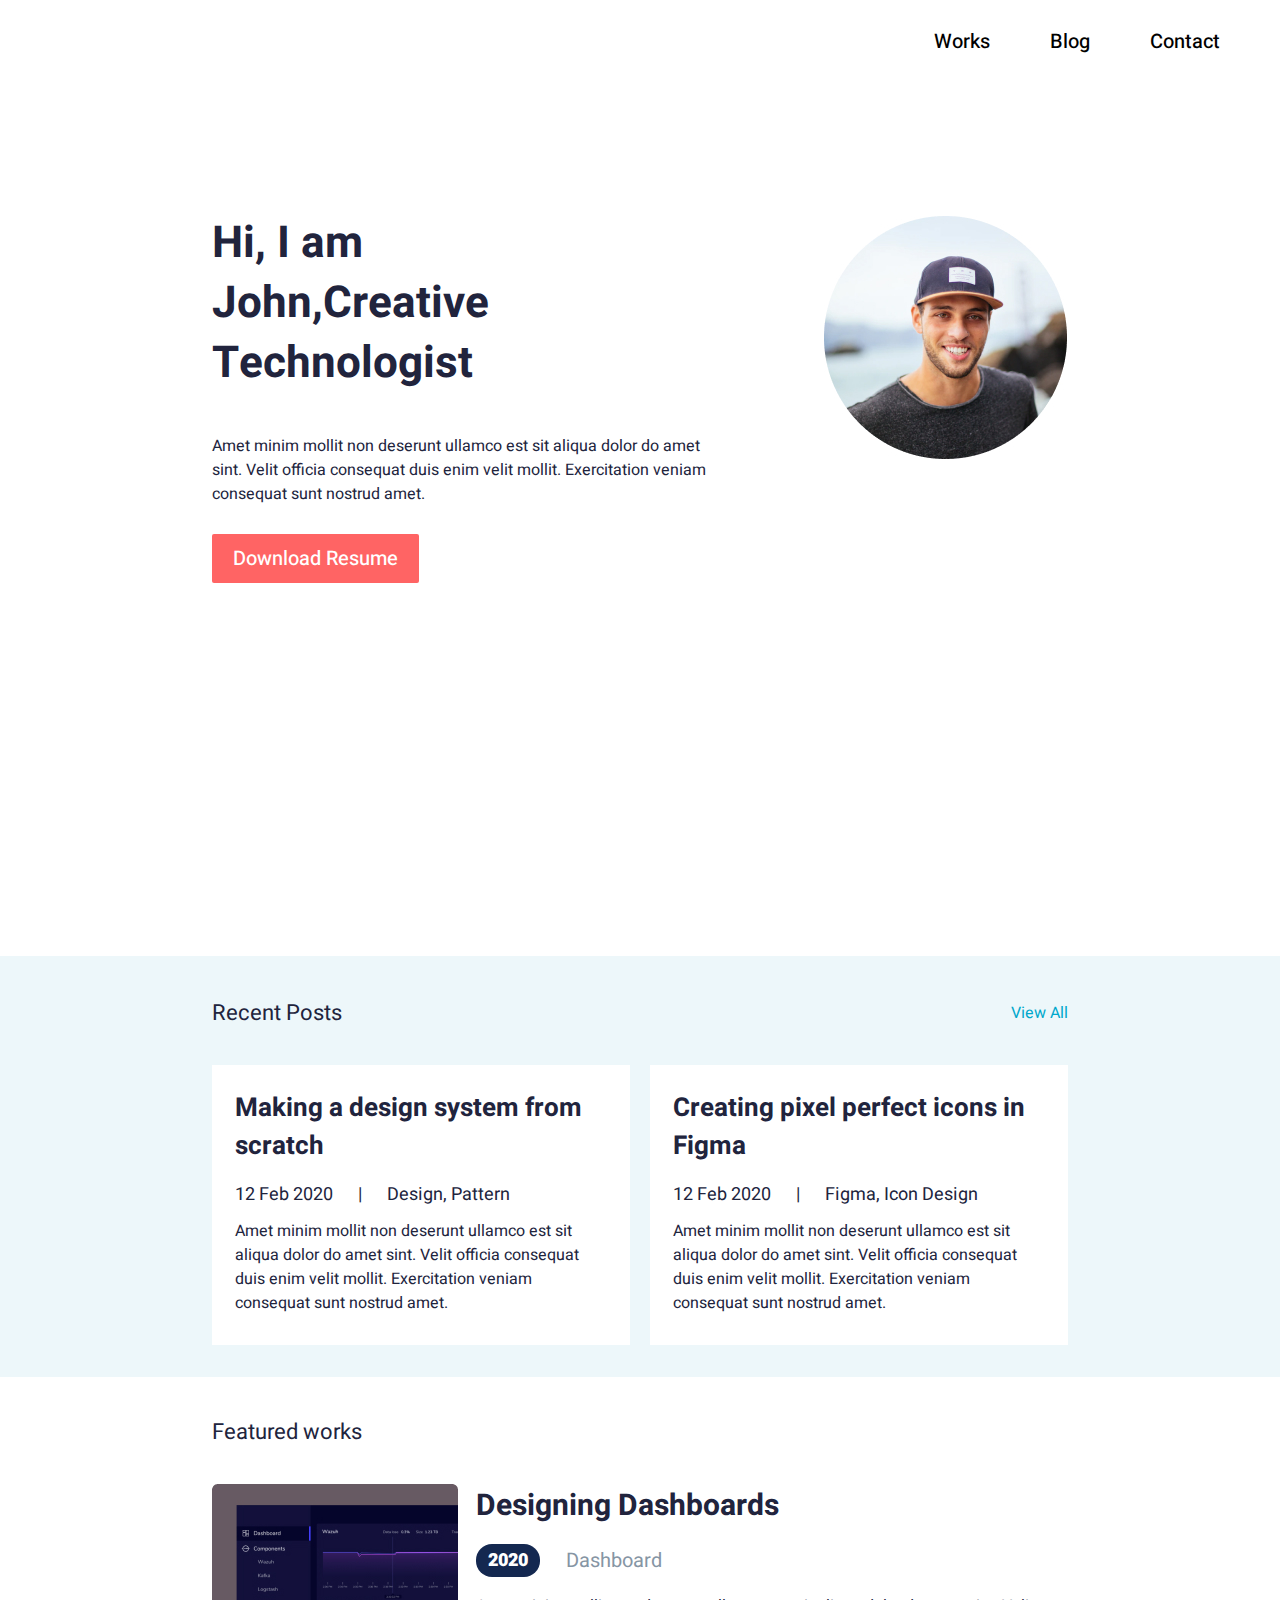
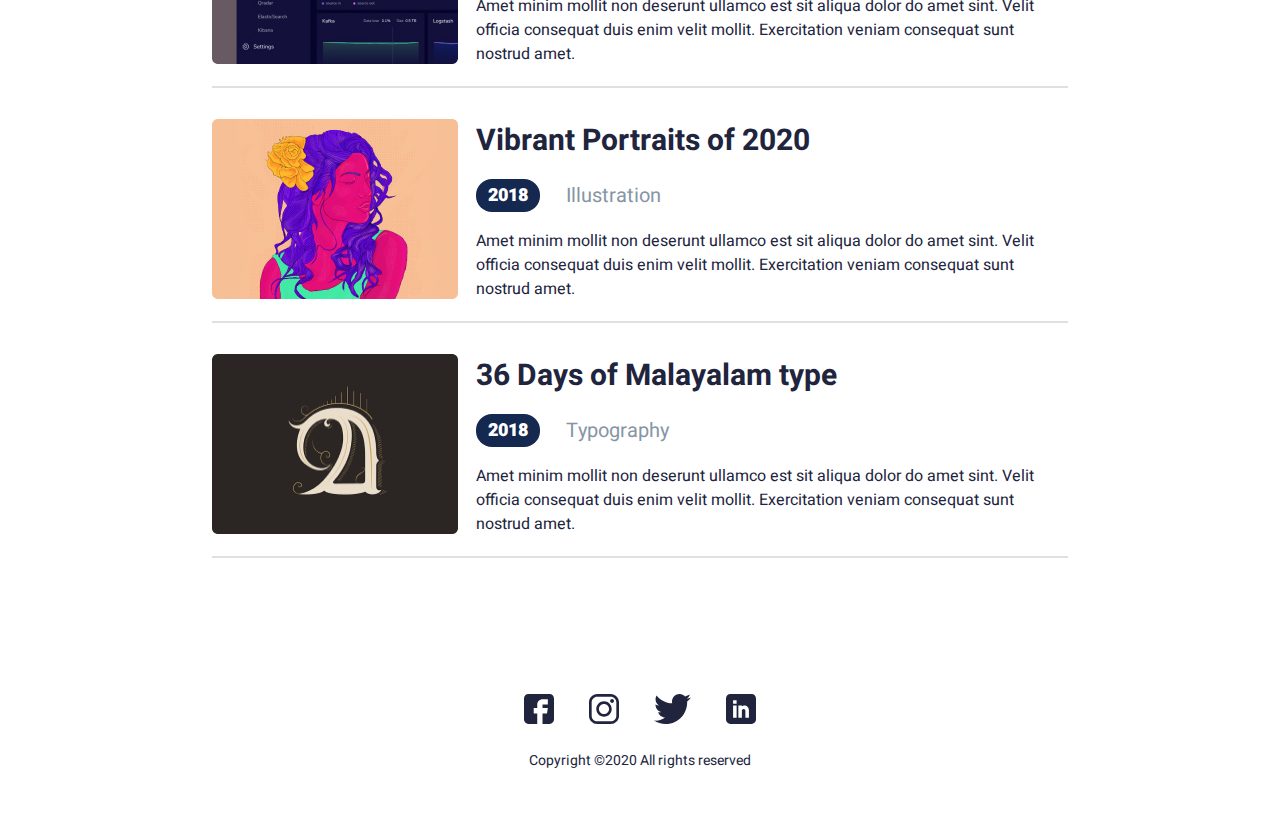
<file: index.html>
<!DOCTYPE html>
<html lang="en">
<head>
    <meta charset="UTF-8">
    <meta http-equiv="X-UA-Compatible" content="IE=edge">
    <meta name="viewport" content="width=device-width, initial-scale=1.0">
    <title>HOME</title>
    <link rel="stylesheet" href="style/main.css">
    <link rel="stylesheet" href="style/media.css">
    <link rel="stylesheet" href="https://unpkg.com/boxicons@latest/css/boxicons.min.css">
</head>
<body>
    <!-- --Navbar-- -->
    <nav class="nav">
            <div class="nav__wrapper">
                <ul class="nav__list" id="nav__list">
                    <li><a class="nav__item" href="works.html">Works</a></li>
                    <li><a class="nav__item" href="blog.html">Blog</a></li>
                    <li><a class="nav__item" href="#!">Contact</a></li>
                </ul>
                <div class="bx bx-menu" id="nav__menu"></div>

                <div class="menu" id="menu"></div>
                
            </div>
    </nav>

    <!-- --Header-- -->
    <header class="header">
        <div class="container">
            <div class="header__wrapper">

                <div class="header__content">
                    <h2 class="header__title">Hi, I am John,Creative Technologist</h2>
                    <p class="header__subtitle">Amet minim mollit non deserunt ullamco est sit aliqua dolor do amet sint. Velit officia consequat duis enim velit mollit. Exercitation veniam consequat sunt nostrud amet.</p>
                    <a class="header__btn" href="#!">Download Resume</a>
                </div>

                <div class="header__img">
                    <img class="header__picture" src="images/header/Ellipse 1.jpg" alt="Photo">
                </div>

            </div>
        </div>
    </header>
    
    <!-- Main Section -->
    <main>

        <!-- --Posts-- -->
    <section class="posts">
        <div class="container">

            <div class="posts__content">
                <h2 class="posts__title">Recent Posts</h2>
                <a class="posts__btn" href="#!">View All</a>
            </div>

            <div class="posts__box">

                <!-- card -->
                <div class="posts__card">
                    <h3 class="posts__card-title">Making a design system from scratch</h3>
                    <ul class="posts__card-info">
                        <li>12 Feb 2020</li>
                        <li>|</li>
                        <li>Design, Pattern</li>
                    </ul>
                    <p class="posts__card-text">Amet minim mollit non deserunt ullamco est sit aliqua dolor do amet sint. Velit officia consequat duis enim velit mollit. Exercitation veniam consequat sunt nostrud amet.</p>
                </div>
                <!-- /card -->

                <!-- card -->
                <div class="posts__card">
                    <h3 class="posts__card-title">Creating pixel perfect icons in Figma</h3>
                    <ul class="posts__card-info">
                        <li>12 Feb 2020</li>
                        <li>|</li>
                        <li>Figma, Icon Design</li>
                    </ul>
                    <p class="posts__card-text">Amet minim mollit non deserunt ullamco est sit aliqua dolor do amet sint. Velit officia consequat duis enim velit mollit. Exercitation veniam consequat sunt nostrud amet.</p>
                </div>
                <!-- /card -->

            </div>

        </div>
    </section>

    <!-- --Works-- -->
    <section class="works">
        <div class="container">
            <h3 class="works__header">Featured works</h3>

            <div class="works__box">

                <!-- card -->
                <div class="works__card">
                   <div class="works__card-img">
                        <img src="images/works/img1.jpg" alt="CardImg">
                   </div>
                    
                    <div class="wokrs__card-content">
                        <h2 class="works__card-header">Designing Dashboards</h2>
                        <ul class="works__card-info">
                            <li class="works__card-year">2020</li>
                            <li class="works__card-dashboard">Dashboard</li>
                        </ul>
                        <p class="works__card-text">Amet minim mollit non deserunt ullamco est sit aliqua dolor do amet sint. Velit officia consequat duis enim velit mollit. Exercitation veniam consequat sunt nostrud amet.</p>
                    </div>
                </div>
                <!-- /card -->

                 <!-- card -->
                 <div class="works__card">
                    <div class="works__card-img">
                         <img src="images/works/img2.jpg" alt="CardImg">
                    </div>
                     
                     <div class="wokrs__card-content">
                         <h2 class="works__card-header">Vibrant Portraits of 2020</h2>
                         <ul class="works__card-info">
                             <li class="works__card-year">2018</li>
                             <li class="works__card-dashboard">Illustration</li>
                         </ul>
                         <p class="works__card-text">Amet minim mollit non deserunt ullamco est sit aliqua dolor do amet sint. Velit officia consequat duis enim velit mollit. Exercitation veniam consequat sunt nostrud amet.</p>
                     </div>
                 </div>
                 <!-- /card -->

                  <!-- card -->
                <div class="works__card">
                    <div class="works__card-img">
                         <img src="images/works/img3.jpg" alt="CardImg">
                    </div>
                     
                     <div class="wokrs__card-content">
                         <h2 class="works__card-header">36 Days of Malayalam type</h2>
                         <ul class="works__card-info">
                             <li class="works__card-year">2018</li>
                             <li class="works__card-dashboard">Typography</li>
                         </ul>
                         <p class="works__card-text">Amet minim mollit non deserunt ullamco est sit aliqua dolor do amet sint. Velit officia consequat duis enim velit mollit. Exercitation veniam consequat sunt nostrud amet.</p>
                     </div>
                 </div>
                 <!-- /card -->
            </div>
        </div>
    </section>

    </main>

    <!-- --Footer section-- -->
    <footer class="footer">
        <div class="container">
            <div class="footer__content">
                <div class="footer__socials">
                    <a href="#!"><img src="images/footer/fb.svg" alt="Facebook"></a>
                    <a href="#!"><img src="images/footer/insta.svg" alt="Instagram"></a>
                    <a href="#!"><img src="images/footer/twitter.svg" alt="Twitter"></a>
                    <a href="#!"><img src="images/footer/linkedin.svg" alt="LinkedIn"></a>
                </div>
                <p class="footer__text">Copyright ©2020 All rights reserved </p>
            </div>
        </div>
    </footer>

    <!-- --scripts-- -->
    <script src="script/main.js"></script>
</body>
</html>
</file>
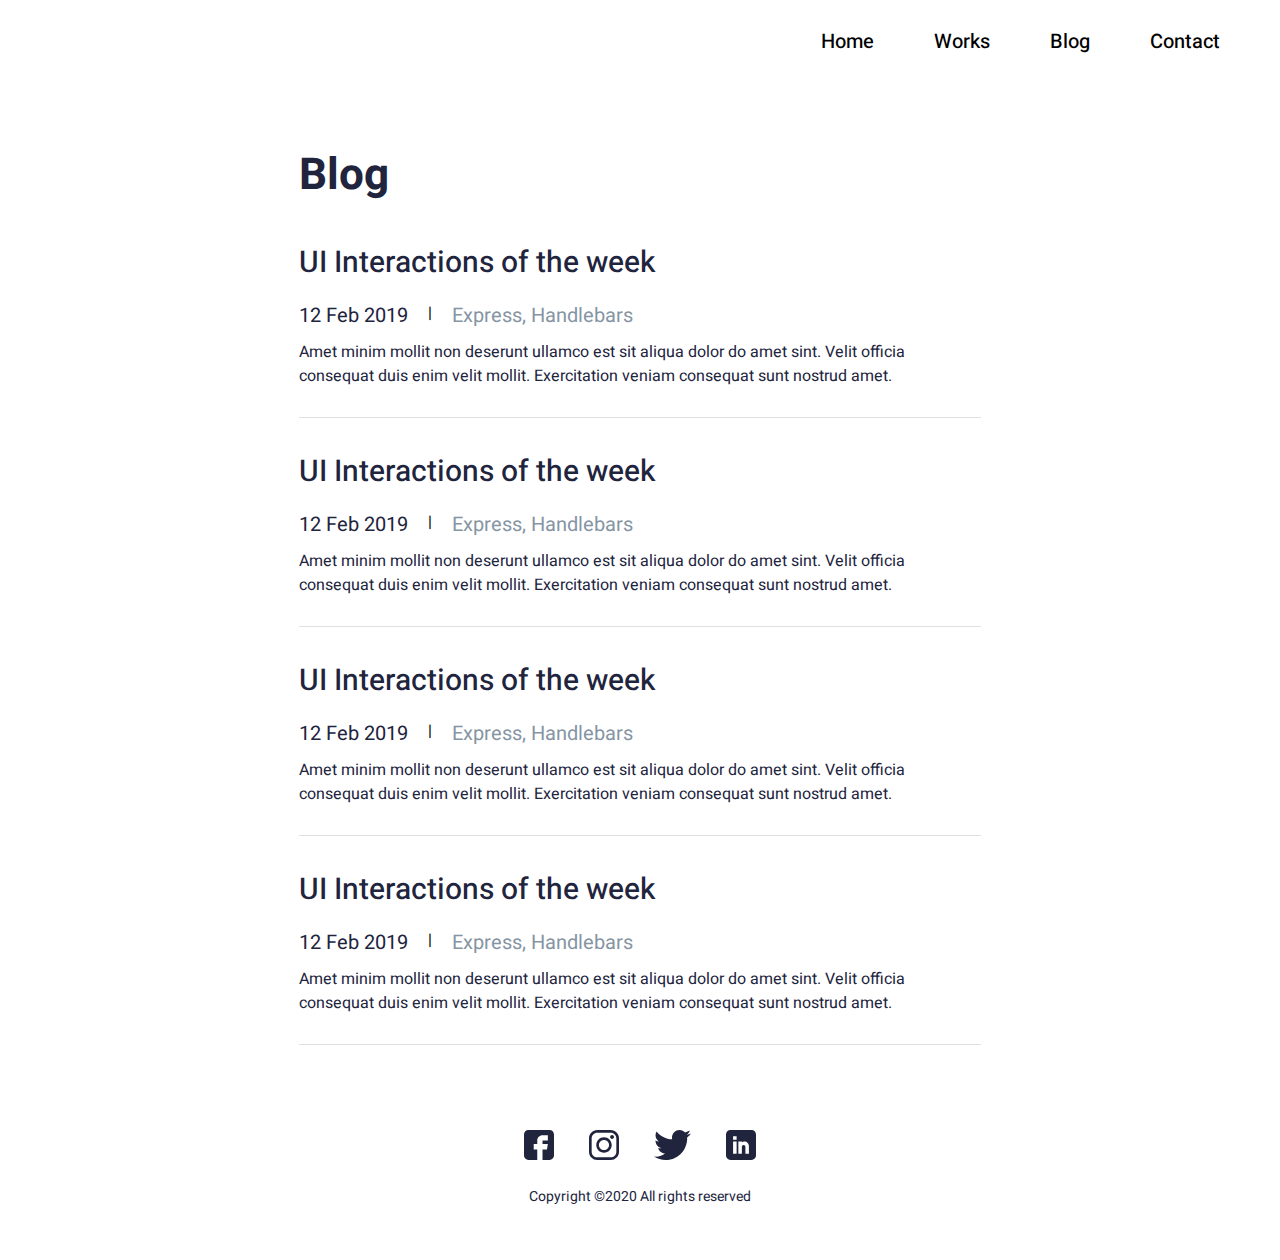
<file: blog.html>
<!DOCTYPE html>
<html lang="en">
<head>
    <meta charset="UTF-8">
    <meta http-equiv="X-UA-Compatible" content="IE=edge">
    <meta name="viewport" content="width=device-width, initial-scale=1.0">
    <title>HOME</title>
    <link rel="stylesheet" href="style/blog.css">
    <link rel="stylesheet" href="style/media.css">
    <link rel="stylesheet" href="https://unpkg.com/boxicons@latest/css/boxicons.min.css">
</head>
<body>
    <!-- --Navbar-- -->
    <nav class="nav">
            <div class="nav__wrapper">
                <ul class="nav__list">
                    <li><a class="nav__item" href="index.html">Home</a></li>
                    <li><a class="nav__item" href="works.html">Works</a></li>
                    <li><a class="nav__item" href="blog.html">Blog</a></li>
                    <li><a class="nav__item" href="#!">Contact</a></li>
                </ul>

                <div class="bx bx-menu" id="nav__menu"></div>

                <div class="menu" id="menu"></div>
                
            </div>
    </nav>

    <!-- --Blog section-- -->
    <section class="blog">
        <div class="blog-container">
            <div class="blog__wrapper">
                <h2 class="blog__title">Blog</h2>

                <div class="blog__box">
                    <!-- card -->
                    <div class="blog__card">
                        <h3 class="blog__card-title">UI Interactions of the week</h3>
                        <ul class="blog__card-info">
                            <li class="blog__card-date">12 Feb 2019</li>
                            <li>|</li>
                            <li class="blog__card-text">Express, Handlebars</li>
                        </ul>
                        <p class="blog__card-subtitle">Amet minim mollit non deserunt ullamco est sit aliqua dolor do amet sint. Velit officia consequat duis enim velit mollit. Exercitation veniam consequat sunt nostrud amet.</p>
                    </div>
                <!-- /card -->

                <!-- card -->
                <div class="blog__card">
                    <h3 class="blog__card-title">UI Interactions of the week</h3>
                    <ul class="blog__card-info">
                        <li class="blog__card-date">12 Feb 2019</li>
                        <li>|</li>
                        <li class="blog__card-text">Express, Handlebars</li>
                    </ul>
                    <p class="blog__card-subtitle">Amet minim mollit non deserunt ullamco est sit aliqua dolor do amet sint. Velit officia consequat duis enim velit mollit. Exercitation veniam consequat sunt nostrud amet.</p>
                </div>
            </div>
            <!-- /card -->

            <!-- card -->
            <div class="blog__card">
                <h3 class="blog__card-title">UI Interactions of the week</h3>
                <ul class="blog__card-info">
                    <li class="blog__card-date">12 Feb 2019</li>
                    <li>|</li>
                    <li class="blog__card-text">Express, Handlebars</li>
                </ul>
                <p class="blog__card-subtitle">Amet minim mollit non deserunt ullamco est sit aliqua dolor do amet sint. Velit officia consequat duis enim velit mollit. Exercitation veniam consequat sunt nostrud amet.</p>
            </div>
        </div>
        <!-- /card -->

            <!-- card -->
            <div class="blog__card">
                <h3 class="blog__card-title">UI Interactions of the week</h3>
                <ul class="blog__card-info">
                    <li class="blog__card-date">12 Feb 2019</li>
                    <li>|</li>
                    <li class="blog__card-text">Express, Handlebars</li>
                </ul>
                <p class="blog__card-subtitle">Amet minim mollit non deserunt ullamco est sit aliqua dolor do amet sint. Velit officia consequat duis enim velit mollit. Exercitation veniam consequat sunt nostrud amet.</p>
            </div>
        </div>
        <!-- /card -->
     </div>
            </div>
        </div>
    </section>

    <!-- --Footer section-- -->
    <footer class="footer">
        <div class="container">
            <div class="footer__content">
                <div class="footer__socials">
                    <a href="#!"><img src="images/footer/fb.svg" alt="Facebook"></a>
                    <a href="#!"><img src="images/footer/insta.svg" alt="Instagram"></a>
                    <a href="#!"><img src="images/footer/twitter.svg" alt="Twitter"></a>
                    <a href="#!"><img src="images/footer/linkedin.svg" alt="LinkedIn"></a>
                </div>
                <p class="footer__text">Copyright ©2020 All rights reserved </p>
            </div>
        </div>
    </footer>

    <!-- --scripts-- -->
    <script src="script/main.js"></script>
</body>
</html>
</file>
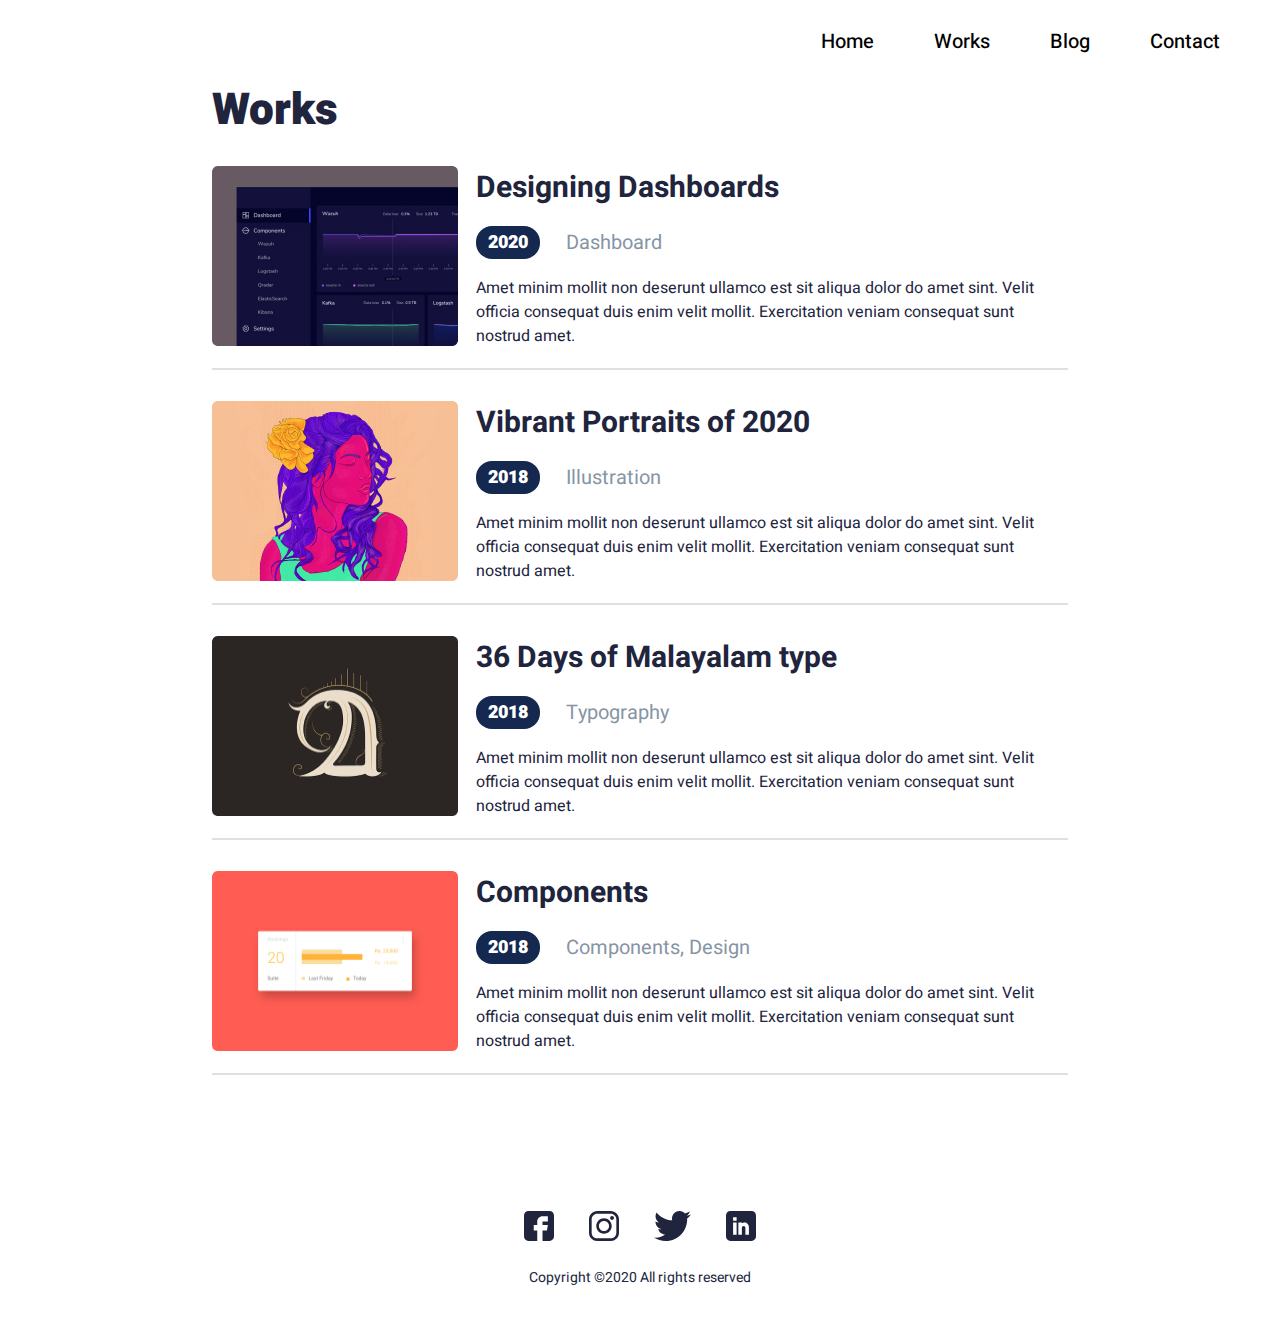
<file: works.html>
<!DOCTYPE html>
<html lang="en">
<head>
    <meta charset="UTF-8">
    <meta http-equiv="X-UA-Compatible" content="IE=edge">
    <meta name="viewport" content="width=device-width, initial-scale=1.0">
    <title>HOME</title>
    <link rel="stylesheet" href="style/works.css">
    <link rel="stylesheet" href="style/media.css">
    <link rel="stylesheet" href="https://unpkg.com/boxicons@latest/css/boxicons.min.css">
</head>
<body>
    <!-- --Navbar-- -->
    <nav class="nav">
            <div class="nav__wrapper">
                <ul class="nav__list">
                    <li><a class="nav__item" href="index.html">Home</a></li>
                    <li><a class="nav__item" href="works.html">Works</a></li>
                    <li><a class="nav__item" href="blog.html">Blog</a></li>
                    <li><a class="nav__item" href="#!">Contact</a></li>
                </ul>

                <div class="bx bx-menu" id="nav__menu"></div>

                <div class="menu" id="menu"></div>
                
            </div>
    </nav>

    <!-- --Works-- -->
    <section class="works">
        <div class="container">
            <h3 class="works__section-header">Works</h3>

            <div class="works__box">

                <!-- card -->
                <div class="works__card">
                   <div class="works__card-img">
                        <img src="images/works/img1.jpg" alt="CardImg">
                   </div>
                    
                    <div class="wokrs__card-content">
                        <h2 class="works__card-header">Designing Dashboards</h2>
                        <ul class="works__card-info">
                            <li class="works__card-year">2020</li>
                            <li class="works__card-dashboard">Dashboard</li>
                        </ul>
                        <p class="works__card-text">Amet minim mollit non deserunt ullamco est sit aliqua dolor do amet sint. Velit officia consequat duis enim velit mollit. Exercitation veniam consequat sunt nostrud amet.</p>
                    </div>
                </div>
                <!-- /card -->

                 <!-- card -->
                 <div class="works__card">
                    <div class="works__card-img">
                         <img src="images/works/img2.jpg" alt="CardImg">
                    </div>
                     
                     <div class="wokrs__card-content">
                         <h2 class="works__card-header">Vibrant Portraits of 2020</h2>
                         <ul class="works__card-info">
                             <li class="works__card-year">2018</li>
                             <li class="works__card-dashboard">Illustration</li>
                         </ul>
                         <p class="works__card-text">Amet minim mollit non deserunt ullamco est sit aliqua dolor do amet sint. Velit officia consequat duis enim velit mollit. Exercitation veniam consequat sunt nostrud amet.</p>
                     </div>
                 </div>
                 <!-- /card -->

                  <!-- card -->
                <div class="works__card">
                    <div class="works__card-img">
                         <img src="images/works/img3.jpg" alt="CardImg">
                    </div>
                     
                     <div class="wokrs__card-content">
                         <h2 class="works__card-header">36 Days of Malayalam type</h2>
                         <ul class="works__card-info">
                             <li class="works__card-year">2018</li>
                             <li class="works__card-dashboard">Typography</li>
                         </ul>
                         <p class="works__card-text">Amet minim mollit non deserunt ullamco est sit aliqua dolor do amet sint. Velit officia consequat duis enim velit mollit. Exercitation veniam consequat sunt nostrud amet.</p>
                     </div>
                 </div>
                 <!-- /card -->

                 <!-- card -->
                <div class="works__card">
                    <div class="works__card-img">
                         <img src="images/works/img4.jpg" alt="CardImg">
                    </div>
                     
                     <div class="wokrs__card-content">
                         <h2 class="works__card-header">Components</h2>
                         <ul class="works__card-info">
                             <li class="works__card-year">2018</li>
                             <li class="works__card-dashboard">Components, Design</li>
                         </ul>
                         <p class="works__card-text">Amet minim mollit non deserunt ullamco est sit aliqua dolor do amet sint. Velit officia consequat duis enim velit mollit. Exercitation veniam consequat sunt nostrud amet.</p>
                     </div>
                 </div>
                 <!-- /card -->
            </div>
        </div>
    </section>

    <!-- --Footer section-- -->
    <footer class="footer">
        <div class="container">
            <div class="footer__content">
                <div class="footer__socials">
                    <a href="#!"><img src="images/footer/fb.svg" alt="Facebook"></a>
                    <a href="#!"><img src="images/footer/insta.svg" alt="Instagram"></a>
                    <a href="#!"><img src="images/footer/twitter.svg" alt="Twitter"></a>
                    <a href="#!"><img src="images/footer/linkedin.svg" alt="LinkedIn"></a>
                </div>
                <p class="footer__text">Copyright ©2020 All rights reserved </p>
            </div>
        </div>
    </footer>

    <!-- --scripts-- -->
    <script src="script/main.js"></script>
</body>
</html>
</file>
<file: style/media.css>
/* Navbar & Header */
@media(max-width:890px){
    .header{
        min-height: 120vh;
    }
    .header__wrapper{
        flex-direction: column-reverse;
        text-align: center;
    }
    .header__img{
        padding-top: 50px;
    }
    .header__content{
        padding-top: 40px;
    }
    .header__title{
        margin: 0 auto; 
        padding-bottom: 20px;
    }
    .header__subtitle{
        margin: 0 auto;
    }
}
@media(max-width:515px){
    .header__title{
        font-size: 35px;
        line-height: 50px;
    }
    .header__subtitle{
        max-width: 328px;
        
        color: #21243D;
        font-style: normal;
        font-weight: 400;
        font-size: 16px;
        line-height: 24px;
    }
}
@media(max-width:400px){
    .header{
        min-height: 110vh;
    }
}
@media(max-width:370px){
    .header{
        min-height: 120vh;
    }
    .header__title{
        font-size: 30px;
        line-height: 40px;
    }
    .header__subtitle{
        max-width: 300px;
    }
    .header__btn{
        font-size: 15px;
    }
}

/* navbar open */
@media(max-width:860px){
    .nav .nav__list{
        display: none;
    }
    #nav__menu{
        display: block;
        padding-right: 18px;
        z-index: 1001;
    }
    .nav.open .nav__list{
        position: fixed;
        top: 0;
        bottom: 0;
        left: 0;
        right: 0;
        background-color: #FF6464;
        z-index: 1001;
        display: flex;
        flex-direction: column;
        align-items: center;
        justify-content: center;
        row-gap: 40px;
        font-weight: 600;
    }
    .nav.open .nav__item{
        font-size: 40px;
        margin: 0 auto;
    }

}

/* Recent Posts */

@media(max-width:870px){
    .posts__box{
        flex-direction: column;
        align-items: center;
        justify-content: center;
    }
    .posts__content{
        padding: 0 15px;
    }   
}
@media(max-width:600px){
    .posts__btn{
        display: none;
    }
    .posts__title{
        margin-left: auto;
    }
}
@media(max-width:440px){
    .posts__card{
        max-width: 354px;
    }
    .posts__card-title{
        max-width: 327px;
        line-height: 30px;
        font-size: 22px;

        padding-bottom: 12px;
    }
    .posts__card-text{
        font-size: 16px;
    }
}
@media(max-width:365px){
    .posts__card{
        max-width: 320px;
    }
}
@media(max-width:320px){
    .posts__card{
        max-width: 290px;
    }
}
@media(max-width:300px){
    .posts__card{
        max-width: 250px;
    }
    .posts__card-title{
        font-size: 20px;
        line-height: 25px;
    }
    .posts__card-info li{
        font-size: 12px;
    }
}

/* Featured Works */
@media(max-width:870px){
    .works__header{
        text-align: center;
    }
    .works__card{
        flex-direction: column;
        max-width: 344px;
        margin: 0 auto;
        margin-bottom: 30px;
    }
    .works__card-img{
        margin: 0 auto;
        width: 339px;
        height: 200px;
        border-radius: 6px;
    }
    .works__card-header{
        padding-bottom: 14px;
    }
    .works__card-info{
        padding-bottom: 24px;
    }
    .works__card-text{
        padding-bottom: 17px;
    }
}
@media(max-width:350px){
    .works__card-img{
        width: 300px;
        height: 200px;
    }
    .works__card-header{
        font-size: 25px;
        line-height: 30px;
    }
    .works__card{
        max-width: 300px;
    }
}
@media(max-width:300px){
    .works__card{
        max-width: 250px;
    }
    .works__card-img{
        width: 250px;
        height: 150px;
        padding-bottom: 190px;
    }
    .works__card-header{
        font-size: 20px;
    }
    .works__card-year{
        font-size: 15px;
    }
    .works__card-dashboard{
        font-size: 15px;
    }
}

/* Footer */
@media(max-width:450px){
    .footer__socials{
        width: 200px;
        margin: 0 auto;
    }
}

/* Blog Page */
@media(max-width:700px){
    .blog__title{
        font-style: normal;
        font-weight: 700;
        font-size: 40px;
        line-height: 60px;
        color: #21243D;

        padding-bottom: 18px;
        text-align: center;
    }
    .blog__card{
        max-width: 500px;
        margin: 0 auto;
        margin-bottom: 20px;
    }
}
@media(max-width:555px){
    .blog__card{
        max-width: 400px;
    }
    .blog__card-title{
        padding-bottom: 5px;
    }
    .blog__card-subtitle{
        padding-bottom: 15px;
    }
    .blog__card-info{
        padding-bottom: 5px;
    }
}
@media(max-width:410px){
    .blog__card{
        max-width: 300px;
    }
    .blog__card-title{
        font-size: 25px;
        padding-bottom: 1px;
    }
    .blog__card-date{
        font-size: 13px;
    }
    .blog__card-text{
        font-size: 15px;
    }
    .blog__title{
        font-size: 33px;
    }
}
@media(max-width:320px){
    .blog__card{
        max-width: 250px;
    }
    .blog__title{
        font-size: 30px;
    }
    .blog__card-title{
        font-size: 20px;
    }
    .blog__card-date{
        font-size: 12px;
    }
    .blog__card-text{
        font-size: 13px;
    }
}

/* Works Page */
@media(max-width:870px){
    .works__section-header{
        text-align: center;
        padding-top: 20px;
        font-size: 45px;
    }
}
@media(max-width:500px){
    .works__section-header{
        font-size: 35px;
    }
}
</file>
<file: style/main.css>
/* Imports */
@import './reset.css';
@import url('https://fonts.googleapis.com/css2?family=Heebo:wght@400;500;700;800;900&display=swap');

*{
    font-family: 'Heebo', sans-serif;
}

body{
    background-color: #FFFFFF;
}

.container {
    max-width: 856px;
    margin: 0 auto;
    
}

.none{
    display: none !important;
}

/* Navbar */

.nav {
    padding-top: 27px;
}
.nav__list {
    display: flex;
    align-items: center;
    justify-content: flex-end;
}
.nav__item {
    font-style: normal;
    font-weight: 500;
    font-size: 20px;
    line-height: 29px;
    text-align: right;

    color: #000000;
}
.nav__item:hover{
    color: #FF6464;
    transition: .3s ease;
}

.nav__item:last-child{
    margin-right: 60px;
}
#nav__menu{
    position: absolute;
    right: 5px;
    z-index: 1001;
    font-size: 35px;
    display: none;
    cursor: pointer;
}

/* Header */

.header {
    min-height: 100vh;
}
.header__wrapper {
    display: flex;
    column-gap: 115px;
}
.header__content {
    padding-top: 158px;
}
.header__title {
    max-width: 437px;

    font-style: normal;
    font-weight: 700;
    font-size: 44px;
    line-height: 60px;
    color: #21243D;

    padding-bottom: 40px;
}

.header__subtitle {
    max-width: 497px;

    font-style: normal;
    font-weight: 400;
    font-size: 16px;
    line-height: 24px;
    color: #21243D;

    padding-bottom: 38px;
}
.header__btn {
    background: #FF6464;
    border-radius: 2px;
    padding: 10px 21px;

    font-style: normal;
    font-weight: 500;
    font-size: 20px;
    line-height: 29px;
    color: #FFFFFF;

}
.header__img {
    padding-top: 160px;
    position: relative;
}
.header__picture{
}
.header__picture-overlay{
}

/* Posts */

.posts {
    background-color: #EDF7FA;
}
.posts__content{
    display: flex;
    align-items: center;
    justify-content: flex-end;
    padding-bottom: 22px;
    padding-top: 27px;
}
.posts__title {
    color: #21243D;
    font-style: normal;
    font-weight: 400;
    font-size: 22px;
    line-height: 60px;

    margin-right: auto;
}
.posts__btn {
    color: #00A8CC;
    font-style: normal;
    font-weight: 400;
    font-size: 16px;
    line-height: 24px;
}
.posts__box {
    display: flex;
    column-gap: 20px;
}
.posts__card {
    background-color: #FFFFFF;
    padding: 0 23px;
    margin-bottom: 32px;
}
.posts__card-title {
    max-width: 374px;

    padding-bottom: 17px;
    padding-top: 24px;

    font-style: normal;
    font-weight: 700;
    font-size: 26px;
    line-height: 38px;
    color: #21243D;
}
.posts__card-info {
    display: flex;
    column-gap: 25px;
}
.posts__card-info li{
    font-style: normal;
    font-weight: 400;
    font-size: 18px;
    line-height: 26px;
    color: #21243D;

    padding-bottom: 11px;
}
.posts__card-text {
    max-width: 368px;

    font-style: normal;
    font-weight: 400;
    font-size: 16px;
    line-height: 24px;
    color: #21243D;

    padding-bottom: 30px;
}

/* Featured Works */

.works {
    padding-top: 25px;
    padding-bottom: 52px;
}
.works__header {
    font-style: normal;
    font-weight: 400;
    font-size: 22px;
    line-height: 60px;
    color: #21243D;

    padding-bottom: 22px;
}
.works__box {
}
.works__card {
    display: flex;
    column-gap: 18px;
    border-bottom: 2px solid #E0E0E0;
    margin-bottom: 31px;
}
.works__card-img img{
    width: 500px;
    height: 180px;
}
.works__card-header {
    font-style: normal;
    font-weight: 700;
    font-size: 30px;
    line-height: 44px;
    color: #21243D;

    padding-bottom: 16px;
}
.works__card-info {
    display: flex;
    align-items: center;
    column-gap: 26px;

    padding-bottom: 17px;
}
.works__card-year {
    background: #142850;
    border-radius: 16px;
    color: #FFFFFF;
    font-style: normal;
    font-weight: 900;
    font-size: 18px;
    padding: 3px 12px;
}
.works__card-dashboard{
    font-style: normal;
    font-weight: 400;
    font-size: 20px;
    line-height: 29px;
    color: #8695A4;
}
.works__card-text {
    font-style: normal;
    font-weight: 400;
    font-size: 16px;
    line-height: 24px;
    color: #21243D;
    padding-bottom: 20px;
}

/* Footer */

.footer {
    padding: 53px 0;
}
.footer__content {
}
.footer__socials {
    display: flex;
    align-items: center;
    justify-content: center;
    column-gap: 35px;

    padding-bottom: 26px;
}
.footer__text {
    font-style: normal;
    font-weight: 400;
    font-size: 14px;
    line-height: 21px;
    text-align: center;
    color: #21243D;
}
</file>
<file: style/blog.css>
/* Imports */
@import './main.css';
@import './reset.css';

.blog-container{
    max-width: 682px;
    margin: 0 auto;
}

/* Blog */

.blog {
}
.blog__wrapper {
}
.blog__title {
    font-style: normal;
    font-weight: 700;
    font-size: 44px;
    line-height: 60px;
    color: #21243D;

    padding-top: 90px;
    padding-bottom: 35px;
}
.blog__box {
    display: flex;
    flex-wrap: wrap;
}
.blog__card {
    border-bottom: 1px solid #E0E0E0;
    margin-bottom: 32px;
}
.blog__card-title {
    font-style: normal;
    font-weight: 500;
    font-size: 30px;
    line-height: 44px;
    color: #21243D;

    padding-bottom: 16px;
}
.blog__card-info {
    display: flex;
    column-gap: 20px;
}
.blog__card-subtitle {
    max-width: 682px;

    font-style: normal;
    font-weight: 400;
    font-size: 16px;
    line-height: 24px;
    color: #21243D;

    padding-bottom: 29px;
}
.blog__card-date {
    font-style: normal;
    font-weight: 400;
    font-size: 20px;
    line-height: 29px;
    color: #21243D;
}
.blog__card-text {
    font-style: normal;
    font-weight: 400;
    font-size: 20px;
    line-height: 29px;
    color: #8695A4;

    padding-bottom: 10px;
}
</file>
<file: style/works.css>
/* Imports */
@import './main.css';
@import './reset.css';

.works-container{
    max-width: 682px;
    margin: 0 auto;
}

.works__section-header{
    font-style: normal;
    font-weight: 900;
    font-size: 44px;
    line-height: 60px;
    color: #21243D;

    padding-bottom: 25px;
}
</file>
